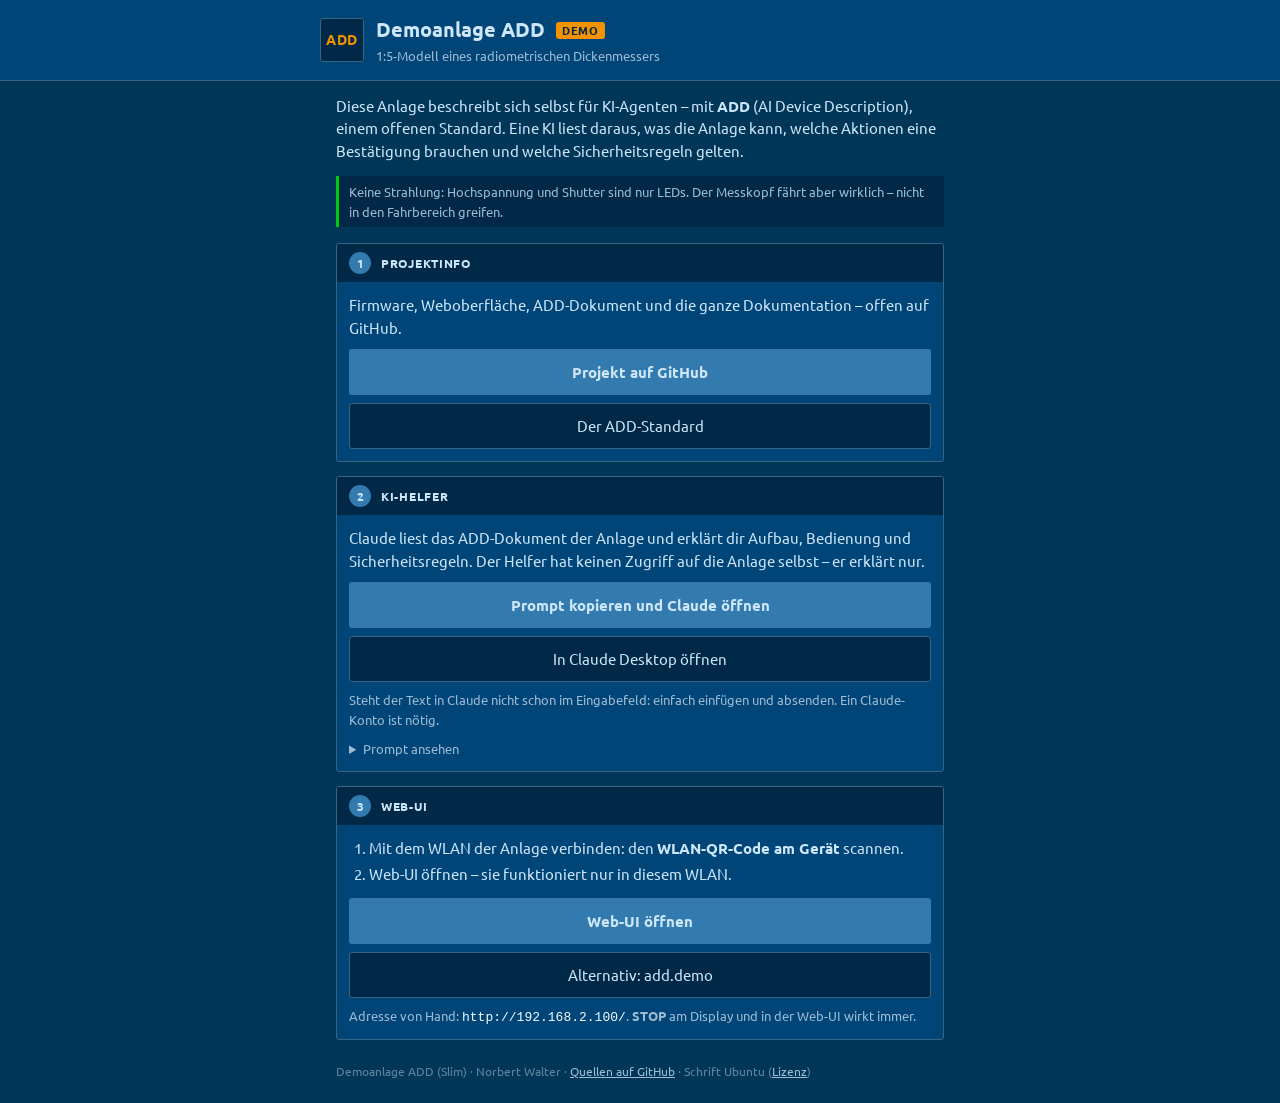
<file: startup/index.html>
<!DOCTYPE html>
<html lang="de">
<head>
<meta charset="utf-8">
<meta name="viewport" content="width=device-width, initial-scale=1">
<meta name="color-scheme" content="dark">
<meta name="theme-color" content="#004578">
<title>Demoanlage ADD</title>
<meta name="description" content="Einstieg in die Demoanlage ADD: Projektinfo, KI-Helfer und Web-UI.">
<!--
  Startseite der Demoanlage ADD (Slim) – Ziel von QR-Code und NFC-Tag am Gerät.
  Veröffentlicht mit GitHub Pages aus dem Ordner startup/ (.github/workflows/pages.yml).
  Stil nach docs/reference/ADD_Style_Guide_IMS_V1_0.md (dunkelblau, Ubuntu, keine externen Dateien).
  Anpassen: Links und Texte direkt hier; den KI-Prompt im <textarea id="prompt"> unten.
-->
<style>
@font-face { font-family: 'Ubuntu'; font-weight: 400; font-display: swap; src: url('fonts/font-u400.woff2') format('woff2'); }
@font-face { font-family: 'Ubuntu'; font-weight: 700; font-display: swap; src: url('fonts/font-u700.woff2') format('woff2'); }
:root {
  --ims-orange: #F39200;
  --header-bg: #004578;
  --page-bg: #003759;
  --panel-bg: #004578;
  --panel-border: #3B6481;
  --panel-header-bg: #002847;
  --fg: #CDE6F9;
  --fg-dim: #6184A0;
  --fg-label: #9DBBD3;
  --btn-bg: #337BAE;
  --btn-fg: #CDE6F9;
  --btn-hover-border: #FFA104;
  --input-bg: #003256;
  --input-border: #8099AB;
  --input-fg: #F5FBFF;
  --ok: #03CA15;
  --warn: #F0F000;
  --info: #00B6F8;
  color-scheme: dark;
}
* { box-sizing: border-box; }
html, body { margin: 0; }
body {
  background: var(--page-bg);
  color: var(--fg);
  font: 15px/1.5 'Ubuntu', system-ui, sans-serif;
  -webkit-text-size-adjust: 100%;
}
a { color: var(--info); }
.top {
  background: var(--header-bg);
  border-bottom: 1px solid var(--panel-border);
  padding: 14px 16px;
}
.top-inner, main, footer { max-width: 640px; margin: 0 auto; }
.brand { display: flex; align-items: center; gap: 12px; }
.mark {
  flex: none; width: 44px; height: 44px; border-radius: 3px;
  background: var(--panel-header-bg); border: 1px solid var(--panel-border);
  display: grid; place-items: center;
  font-weight: 700; font-size: 14px; letter-spacing: 0.04em; color: var(--ims-orange);
}
h1 { font-size: 20px; margin: 0; font-weight: 700; }
.sub { color: var(--fg-label); font-size: 13px; margin: 2px 0 0; }
.badge {
  display: inline-block; margin-left: 6px; padding: 0 6px; border-radius: 3px;
  background: var(--ims-orange); color: #002847; font-size: 11px; font-weight: 700;
  letter-spacing: 0.06em; vertical-align: 2px;
}
main { padding: 14px 16px 4px; }
.intro { margin: 0 0 14px; }
.note {
  border-left: 3px solid var(--ok); padding: 6px 10px; margin: 0 0 16px;
  background: var(--panel-header-bg); font-size: 13px; color: var(--fg-label);
}
.panel {
  background: var(--panel-bg); border: 1px solid var(--panel-border); border-radius: 3px;
  margin: 0 0 14px; overflow: hidden;
}
.panel-header {
  background: var(--panel-header-bg); padding: 8px 12px; display: flex; align-items: center; gap: 10px;
  font-size: 12px; font-weight: 700; text-transform: uppercase; letter-spacing: 0.06em;
}
.num {
  flex: none; width: 22px; height: 22px; border-radius: 50%; display: grid; place-items: center;
  background: var(--btn-bg); font-size: 12px; letter-spacing: 0;
}
.panel-body { padding: 12px; }
.panel-body p { margin: 0 0 10px; }
.panel-body p:last-child { margin-bottom: 0; }
.btn {
  display: block; width: 100%; text-align: center; text-decoration: none; cursor: pointer;
  background: var(--btn-bg); color: var(--btn-fg); border: 1px solid transparent; border-radius: 3px;
  font: 700 15px/1.2 'Ubuntu', system-ui, sans-serif; padding: 13px 12px; margin: 0 0 8px;
}
.btn:hover, .btn:focus-visible { border-color: var(--btn-hover-border); outline: none; }
.btn-secondary { background: var(--panel-header-bg); border-color: var(--panel-border); font-weight: 400; }
.btn:last-child { margin-bottom: 0; }
.small { font-size: 13px; color: var(--fg-label); }
ol.steps { margin: 0 0 12px; padding-left: 20px; }
ol.steps li { margin: 0 0 4px; }
code { font-family: ui-monospace, monospace; font-size: 13px; color: var(--input-fg); }
details { margin-top: 10px; }
summary { cursor: pointer; color: var(--fg-label); font-size: 13px; }
textarea {
  width: 100%; min-height: 190px; margin-top: 8px; resize: vertical;
  background: var(--input-bg); color: var(--input-fg); border: 1px solid var(--input-border); border-radius: 3px;
  font: 13px/1.45 'Ubuntu', system-ui, sans-serif; padding: 8px;
}
.toast {
  position: fixed; left: 50%; bottom: 18px; transform: translateX(-50%);
  background: var(--panel-header-bg); border: 1px solid var(--ok); color: var(--fg);
  padding: 8px 14px; border-radius: 3px; font-size: 13px; opacity: 0; transition: opacity .2s;
  pointer-events: none; max-width: calc(100% - 32px);
}
.toast.show { opacity: 1; }
.warn-line { border-left-color: var(--warn); }
footer { padding: 4px 16px 24px; font-size: 12px; color: var(--fg-dim); }
footer a { color: var(--fg-label); }
</style>
</head>
<body>

<header class="top">
  <div class="top-inner brand">
    <div class="mark" aria-hidden="true">ADD</div>
    <div>
      <h1>Demoanlage ADD <span class="badge">DEMO</span></h1>
      <p class="sub">1:5-Modell eines radiometrischen Dickenmessers</p>
    </div>
  </div>
</header>

<main>
  <p class="intro">Diese Anlage beschreibt sich selbst für KI-Agenten – mit <strong>ADD</strong>
    (AI Device Description), einem offenen Standard. Eine KI liest daraus, was die Anlage kann,
    welche Aktionen eine Bestätigung brauchen und welche Sicherheitsregeln gelten.</p>
  <p class="note">Keine Strahlung: Hochspannung und Shutter sind nur LEDs. Der Messkopf fährt
    aber wirklich – nicht in den Fahrbereich greifen.</p>

  <section class="panel" aria-labelledby="h-info">
    <div class="panel-header" id="h-info"><span class="num">1</span>Projektinfo</div>
    <div class="panel-body">
      <p>Firmware, Weboberfläche, ADD-Dokument und die ganze Dokumentation – offen auf GitHub.</p>
      <a class="btn" href="https://github.com/norbert-walter/add-demo-slim">Projekt auf GitHub</a>
      <a class="btn btn-secondary" href="https://github.com/norbert-walter/ai-device-description-add">Der ADD-Standard</a>
    </div>
  </section>

  <section class="panel" aria-labelledby="h-ki">
    <div class="panel-header" id="h-ki"><span class="num">2</span>KI-Helfer</div>
    <div class="panel-body">
      <p>Claude liest das ADD-Dokument der Anlage und erklärt dir Aufbau, Bedienung und
        Sicherheitsregeln. Der Helfer hat keinen Zugriff auf die Anlage selbst – er erklärt nur.</p>
      <a class="btn" id="kiWeb" href="https://claude.ai/new" target="_blank" rel="noopener">Prompt kopieren und Claude öffnen</a>
      <a class="btn btn-secondary" id="kiDesktop" href="claude://claude.ai/new">In Claude Desktop öffnen</a>
      <p class="small">Steht der Text in Claude nicht schon im Eingabefeld: einfach einfügen und
        absenden. Ein Claude-Konto ist nötig.</p>
      <details>
        <summary>Prompt ansehen</summary>
<textarea id="prompt" readonly>Du bist der KI-Helfer für die „Demoanlage ADD (Slim)“, ein 1:5-Modell eines radiometrischen Dickenmessers. Die Anlage beschreibt sich selbst mit ADD (AI Device Description).

Lies zuerst das ADD-Dokument der Anlage:
https://raw.githubusercontent.com/norbert-walter/add-demo-slim/refs/heads/master/data/add.json

Erkläre mir dann auf Deutsch und in einfachen Worten:
1. was die Anlage misst und wie sie aufgebaut ist,
2. wie man sie bedient und welche Aktionen es gibt,
3. welche Aktionen eine Bestätigung brauchen und welche Sicherheitsregeln gelten,
4. was ADD ist und warum ein KI-Agent damit sicher mit einem Gerät umgehen kann.

Du hast keinen Zugriff auf die Anlage selbst: Steuere nichts und erfinde keine Messwerte. Halte dich an die Angaben im ADD-Dokument. Beantworte danach meine Fragen. Wenn ich die Anlage bedienen möchte, verweise mich auf die Web-UI im WLAN der Anlage.</textarea>
      </details>
    </div>
  </section>

  <section class="panel" aria-labelledby="h-ui">
    <div class="panel-header" id="h-ui"><span class="num">3</span>Web-UI</div>
    <div class="panel-body">
      <ol class="steps">
        <li>Mit dem WLAN der Anlage verbinden: den <strong>WLAN-QR-Code am Gerät</strong> scannen.</li>
        <li>Web-UI öffnen – sie funktioniert nur in diesem WLAN.</li>
      </ol>
      <a class="btn" href="http://192.168.2.100/">Web-UI öffnen</a>
      <a class="btn btn-secondary" href="http://add.demo/">Alternativ: add.demo</a>
      <p class="small">Adresse von Hand: <code>http://192.168.2.100/</code>. <strong>STOP</strong>
        am Display und in der Web-UI wirkt immer.</p>
    </div>
  </section>
</main>

<footer>
  Demoanlage ADD (Slim) · Norbert Walter ·
  <a href="https://github.com/norbert-walter/add-demo-slim">Quellen auf GitHub</a> ·
  Schrift Ubuntu (<a href="fonts/LICENCE-ubuntu-font.txt">Lizenz</a>)
</footer>

<div class="toast" id="toast" role="status" aria-live="polite"></div>

<script>
(function () {
  'use strict';
  var text = document.getElementById('prompt').value;
  var q = encodeURIComponent(text);
  var web = document.getElementById('kiWeb');
  var desk = document.getElementById('kiDesktop');
  web.href = 'https://claude.ai/new?q=' + q;
  desk.href = 'claude://claude.ai/new?q=' + q;

  function toast(msg) {
    var t = document.getElementById('toast');
    t.textContent = msg;
    t.classList.add('show');
    setTimeout(function () { t.classList.remove('show'); }, 2500);
  }

  function copyFallback() {
    var ta = document.getElementById('prompt');
    ta.parentNode.open = true;
    ta.removeAttribute('readonly');
    ta.select();
    var ok = false;
    try { ok = document.execCommand('copy'); } catch (e) { ok = false; }
    ta.setAttribute('readonly', '');
    return ok;
  }

  // Copy the prompt, then open Claude in the same click (keeps the user gesture for the popup).
  web.addEventListener('click', function () {
    var done = function (ok) { toast(ok ? 'Prompt kopiert' : 'Prompt bitte unter „Prompt ansehen“ kopieren'); };
    if (navigator.clipboard && window.isSecureContext) {
      navigator.clipboard.writeText(text).then(function () { done(true); }, function () { done(copyFallback()); });
    } else {
      done(copyFallback());
    }
  });
})();
</script>
</body>
</html>
</file>
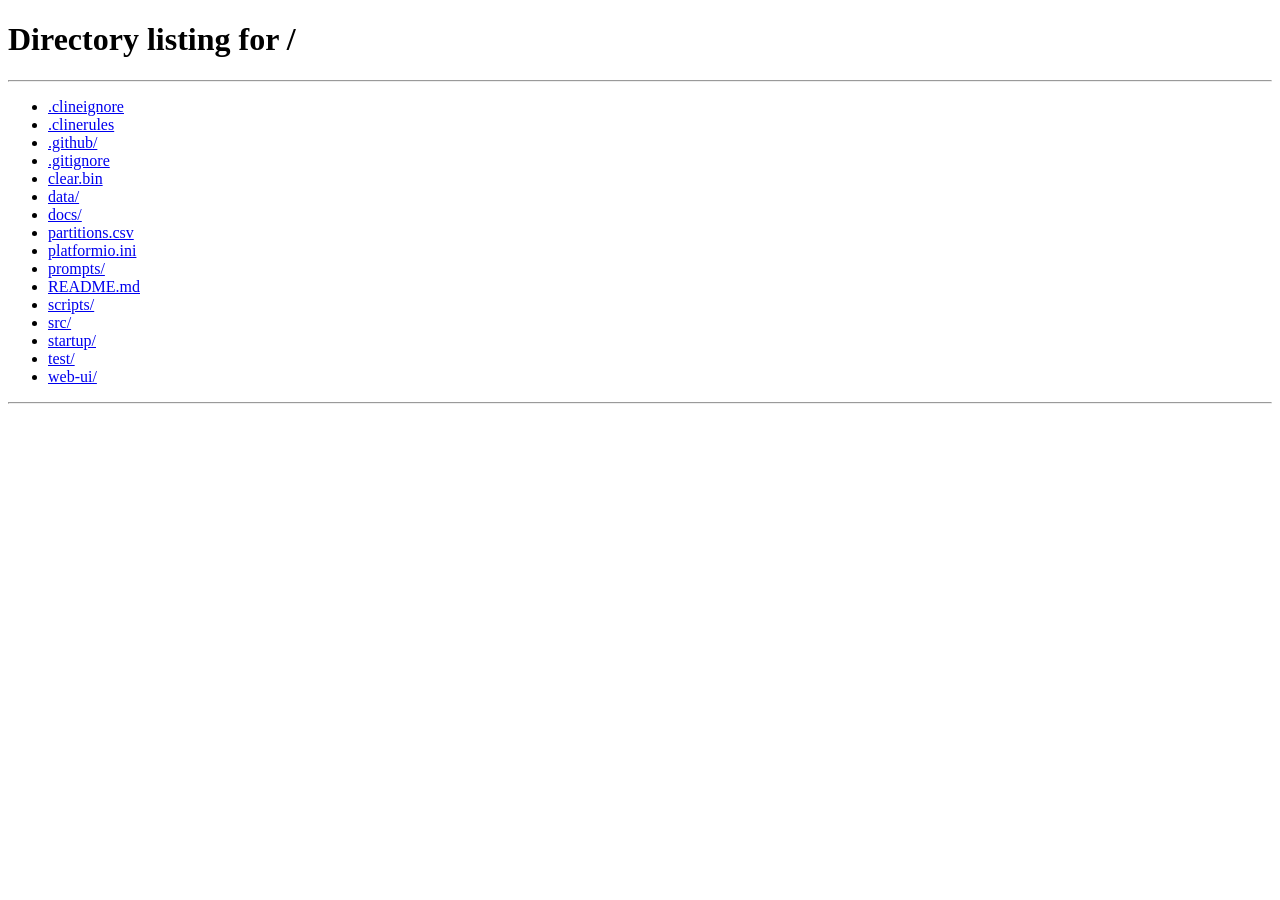
<file: data/www/settings.html>
<!DOCTYPE html>
<html lang="de">
<head>
<meta charset="utf-8">
<meta name="viewport" content="width=device-width, initial-scale=1">
<title>IMS Demoanlage</title>
<!-- V1.5.26: the settings are part of the single-page UI at "/" (page "Einstellungen") -->
<meta http-equiv="refresh" content="0; url=/#settings">
</head>
<body>
<p><a href="/#settings">Einstellungen</a></p>
</body>
</html>
</file>
